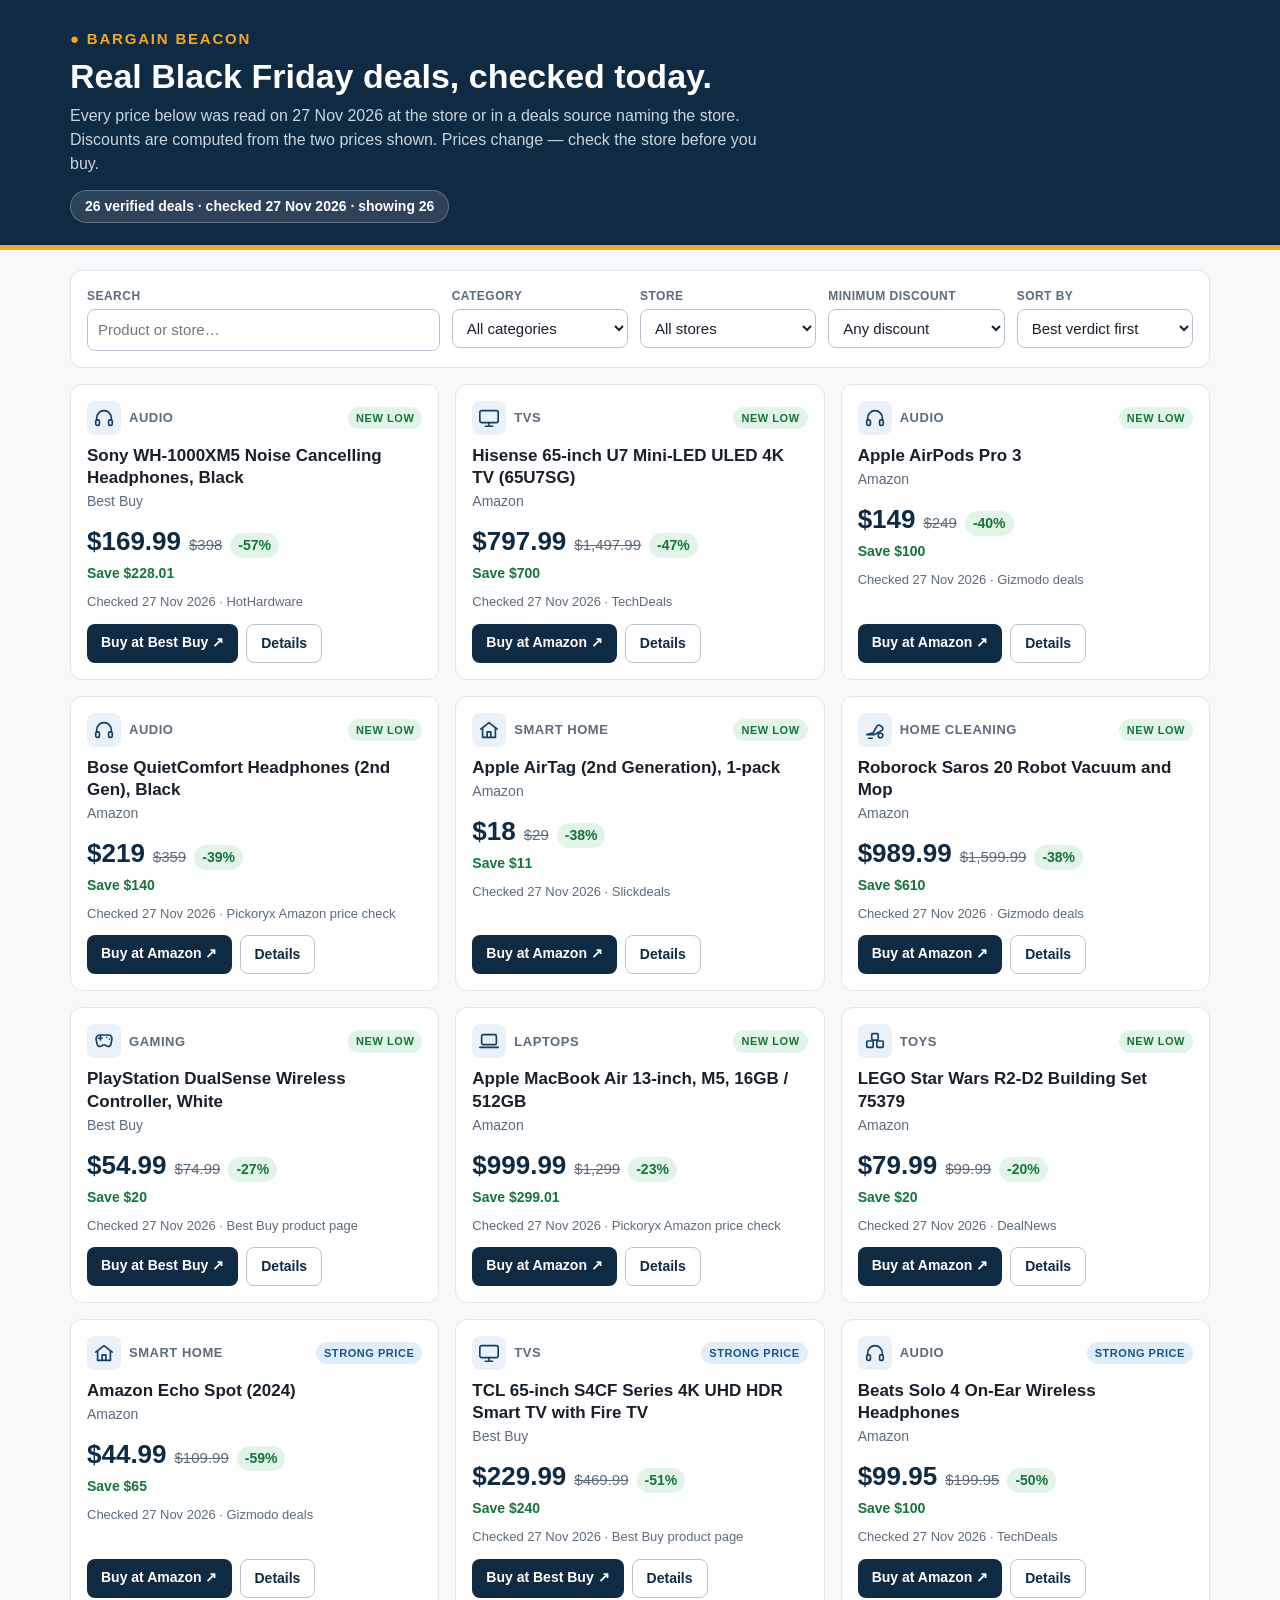
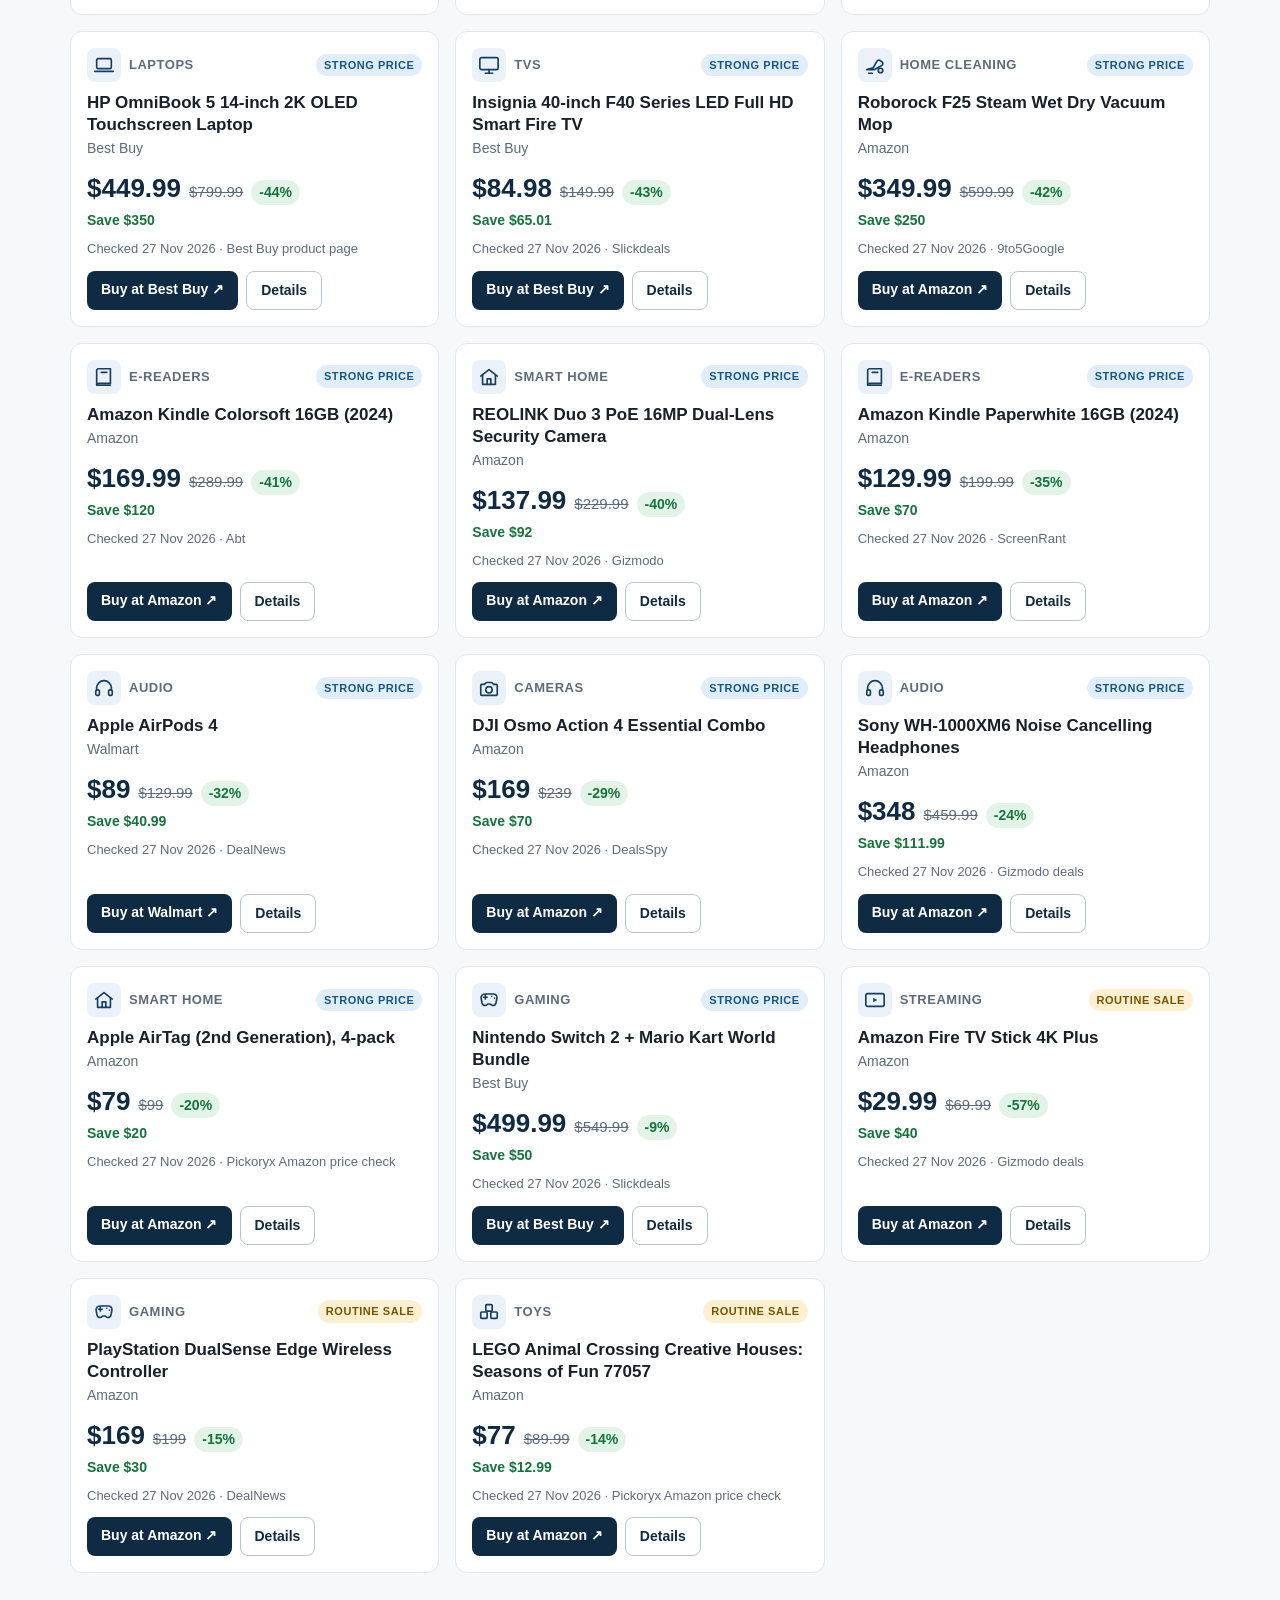
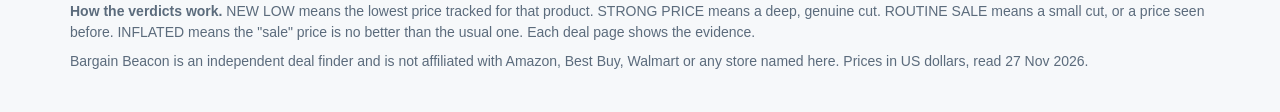
<file: app/index.html>
<!DOCTYPE html>
<html lang="en">
<head>
<meta charset="utf-8">
<meta name="viewport" content="width=device-width, initial-scale=1">
<title>Bargain Beacon — Real Black Friday Deals, Checked Today</title>
<meta name="description" content="Black Friday and Cyber Monday deals checked by hand on 27 Nov 2026: real prices at Amazon, Best Buy and Walmart, with an honest verdict on each one.">
<link rel="icon" href="data:,">
<link rel="stylesheet" href="./style.css">
</head>
<body>
<header class="masthead">
  <div class="wrap">
    <p class="brand"><span class="beacon" aria-hidden="true">&#9679;</span> Bargain Beacon</p>
    <h1>Real Black Friday deals, checked today.</h1>
    <p class="lede">Every price below was read on 27 Nov 2026 at the store or in a deals source naming the store. Discounts are computed from the two prices shown. Prices change — check the store before you buy.</p>
    <p class="counts" id="count-line">26 verified deals &middot; checked 27 Nov 2026</p>
  </div>
</header>

<main class="wrap">
  <section class="controls" aria-label="Search and filter deals">
    <label class="field field-search">
      <span>Search</span>
      <input id="search" type="search" placeholder="Product or store&hellip;" autocomplete="off">
    </label>
    <label class="field">
      <span>Category</span>
      <select id="category">
        <option value="All">All categories</option>
      </select>
    </label>
    <label class="field">
      <span>Store</span>
      <select id="store">
        <option value="All">All stores</option>
      </select>
    </label>
    <label class="field">
      <span>Minimum discount</span>
      <select id="min-discount">
        <option value="0">Any discount</option>
        <option value="20">20% or more</option>
        <option value="40">40% or more</option>
        <option value="50">50% or more</option>
      </select>
    </label>
    <label class="field">
      <span>Sort by</span>
      <select id="sort">
        <option value="verdict">Best verdict first</option>
        <option value="discount">Biggest discount</option>
        <option value="price">Lowest price</option>
        <option value="saving">Biggest saving</option>
      </select>
    </label>
  </section>

  <p class="empty" id="empty" hidden>No deals match those filters. Try clearing the search or lowering the minimum discount.</p>

  <section class="grid" id="grid" aria-live="polite"></section>

  <section class="detail" id="detail" hidden></section>
</main>

<footer class="wrap foot">
  <p><strong>How the verdicts work.</strong> NEW LOW means the lowest price tracked for that product. STRONG PRICE means a deep, genuine cut. ROUTINE SALE means a small cut, or a price seen before. INFLATED means the "sale" price is no better than the usual one. Each deal page shows the evidence.</p>
  <p>Bargain Beacon is an independent deal finder and is not affiliated with Amazon, Best Buy, Walmart or any store named here. Prices in US dollars, read 27 Nov 2026.</p>
</footer>

<script type="module" src="./app.js"></script>
</body>
</html>
</file>
<file: app/style.css>
/* Bargain Beacon — styles. System fonts only, no external loads. */

:root {
  --ink: #17202b;
  --muted: #5b6b7c;
  --line: #dfe6ee;
  --paper: #f6f8fa;
  --card: #ffffff;
  --brand: #0f2a43;
  --brand-2: #123f63;
  --amber: #f5a623;
  --green: #14743c;
  --green-bg: #e2f4e8;
  --blue: #14558a;
  --blue-bg: #e0eefb;
  --amber-fg: #7a5200;
  --amber-bg: #fdf0d0;
  --red: #9c2b1d;
  --red-bg: #fbe3df;
  --radius: 12px;
}

* { box-sizing: border-box; }

body {
  margin: 0;
  color: var(--ink);
  background: var(--paper);
  font-family: -apple-system, BlinkMacSystemFont, "Segoe UI", Roboto, Helvetica, Arial, sans-serif;
  line-height: 1.5;
}

.wrap { max-width: 1180px; margin: 0 auto; padding: 0 20px; }

.masthead {
  background: var(--brand);
  color: #fff;
  padding: 28px 0 22px;
  border-bottom: 5px solid var(--amber);
}

.brand {
  margin: 0 0 6px;
  font-size: 15px;
  font-weight: 700;
  letter-spacing: 0.12em;
  text-transform: uppercase;
  color: var(--amber);
}

.brand .beacon { color: var(--amber); }

.masthead h1 { margin: 0 0 8px; font-size: 34px; line-height: 1.15; }

.lede { margin: 0; max-width: 720px; color: #c9d6e2; font-size: 16px; }

.counts {
  margin: 14px 0 0;
  display: inline-block;
  background: rgba(255, 255, 255, 0.12);
  border: 1px solid rgba(255, 255, 255, 0.25);
  border-radius: 999px;
  padding: 5px 14px;
  font-size: 14px;
  font-weight: 600;
}

.controls {
  display: grid;
  grid-template-columns: 2fr 1fr 1fr 1fr 1fr;
  gap: 12px;
  margin: 20px 0 4px;
  padding: 16px;
  background: var(--card);
  border: 1px solid var(--line);
  border-radius: var(--radius);
}

.field span {
  display: block;
  font-size: 12px;
  font-weight: 700;
  letter-spacing: 0.04em;
  text-transform: uppercase;
  color: var(--muted);
  margin-bottom: 4px;
}

.field input,
.field select {
  width: 100%;
  padding: 9px 10px;
  font: inherit;
  font-size: 15px;
  color: var(--ink);
  background: #fff;
  border: 1px solid #b9c4d0;
  border-radius: 8px;
}

.field input:focus,
.field select:focus {
  outline: 2px solid var(--amber);
  outline-offset: 1px;
  border-color: var(--brand-2);
}

.empty {
  margin: 28px 0;
  padding: 18px;
  background: var(--amber-bg);
  border: 1px solid #ecd28f;
  border-radius: var(--radius);
}

.grid {
  display: grid;
  grid-template-columns: repeat(3, 1fr);
  gap: 16px;
  margin: 16px 0 8px;
}

.card {
  display: flex;
  flex-direction: column;
  background: var(--card);
  border: 1px solid var(--line);
  border-radius: var(--radius);
  padding: 16px;
}

.card-top {
  display: flex;
  align-items: center;
  gap: 8px;
  margin-bottom: 10px;
}

.card-icon {
  display: inline-flex;
  width: 34px;
  height: 34px;
  padding: 6px;
  color: var(--brand-2);
  background: #eaf1f8;
  border-radius: 8px;
  flex: none;
}

.card-icon.big { width: 56px; height: 56px; padding: 10px; }

.card-icon svg { width: 100%; height: 100%; }

.card-category {
  font-size: 13px;
  font-weight: 700;
  color: var(--muted);
  text-transform: uppercase;
  letter-spacing: 0.04em;
}

.badge {
  margin-left: auto;
  font-size: 11px;
  font-weight: 800;
  letter-spacing: 0.05em;
  padding: 3px 8px;
  border-radius: 999px;
  white-space: nowrap;
}

.verdict-new-low { color: var(--green); background: var(--green-bg); }
.verdict-strong-price { color: var(--blue); background: var(--blue-bg); }
.verdict-routine-sale { color: var(--amber-fg); background: var(--amber-bg); }
.verdict-inflated { color: var(--red); background: var(--red-bg); }

.card-name { margin: 0 0 2px; font-size: 17px; line-height: 1.3; }

.card-name a { color: var(--ink); text-decoration: none; }
.card-name a:hover { color: var(--brand-2); text-decoration: underline; }

.card-store { margin: 0 0 10px; font-size: 14px; color: var(--muted); }

.card-prices { margin: 0; display: flex; align-items: baseline; gap: 8px; flex-wrap: wrap; }

.sale { font-size: 26px; font-weight: 800; color: var(--brand); }
.sale.big { font-size: 40px; }
.usual { font-size: 15px; color: var(--muted); text-decoration: line-through; }
.usual.big { font-size: 20px; }
.pct {
  font-size: 14px;
  font-weight: 800;
  color: var(--green);
  background: var(--green-bg);
  padding: 2px 8px;
  border-radius: 999px;
}
.pct.big { font-size: 18px; }

.card-save { margin: 2px 0 8px; font-size: 14px; font-weight: 700; color: var(--green); }

.card-checked {
  margin: 0 0 12px;
  font-size: 13px;
  color: var(--muted);
}

.card-links { margin: auto 0 0; display: flex; gap: 8px; flex-wrap: wrap; }

.btn {
  display: inline-block;
  padding: 8px 14px;
  border-radius: 8px;
  background: var(--brand);
  color: #fff;
  font-size: 14px;
  font-weight: 700;
  text-decoration: none;
}

.btn:hover { background: var(--brand-2); }

.btn-ghost {
  background: #fff;
  color: var(--brand);
  border: 1px solid #b9c4d0;
}

.btn-ghost:hover { background: #eef3f8; }

.detail { margin: 16px 0 8px; }

.detail .detail {
  background: var(--card);
  border: 1px solid var(--line);
  border-radius: var(--radius);
  padding: 24px;
}

.detail-back { margin: 0 0 16px; }
.detail-back a { color: var(--brand-2); font-weight: 700; text-decoration: none; }

.detail-head { display: flex; gap: 16px; align-items: flex-start; margin-bottom: 16px; }
.detail-head h2 { margin: 2px 0 8px; font-size: 28px; line-height: 1.2; }
.detail-head .badge { margin-left: 0; font-size: 13px; padding: 5px 12px; }

.detail-prices { margin: 0 0 20px; display: flex; align-items: baseline; gap: 12px; flex-wrap: wrap; }
.detail-prices .save { font-size: 17px; font-weight: 700; color: var(--green); }

.verdict-box {
  background: var(--blue-bg);
  border: 1px solid #bcd8ef;
  border-radius: var(--radius);
  padding: 16px 18px;
  margin-bottom: 20px;
}

.verdict-box h2 { margin: 0 0 6px; font-size: 16px; }
.verdict-box p { margin: 0; font-size: 16px; }

.compare { margin-bottom: 20px; }
.compare h2 { font-size: 16px; margin: 0 0 8px; }

.compare table { width: 100%; border-collapse: collapse; font-size: 15px; }
.compare th, .compare td { text-align: left; padding: 8px 10px; border-bottom: 1px solid var(--line); }
.compare th { color: var(--muted); font-size: 13px; text-transform: uppercase; letter-spacing: 0.04em; }
.compare tr.this-store td { font-weight: 700; background: var(--green-bg); }

.detail-checked { font-size: 14px; color: var(--muted); margin: 0 0 16px; }
.detail-checked a { color: var(--brand-2); }
.detail-links { display: flex; gap: 10px; flex-wrap: wrap; margin: 0; }

.foot { margin: 28px auto 40px; font-size: 14px; color: var(--muted); }
.foot p { margin: 0 0 8px; }

@media (max-width: 900px) {
  .grid { grid-template-columns: repeat(2, 1fr); }
  .controls { grid-template-columns: 1fr 1fr; }
  .field-search { grid-column: 1 / -1; }
}

@media (max-width: 600px) {
  .masthead h1 { font-size: 26px; }
  .grid { grid-template-columns: 1fr; }
  .controls { grid-template-columns: 1fr; }
  .detail-head h2 { font-size: 22px; }
  .sale.big { font-size: 32px; }
}
</file>
